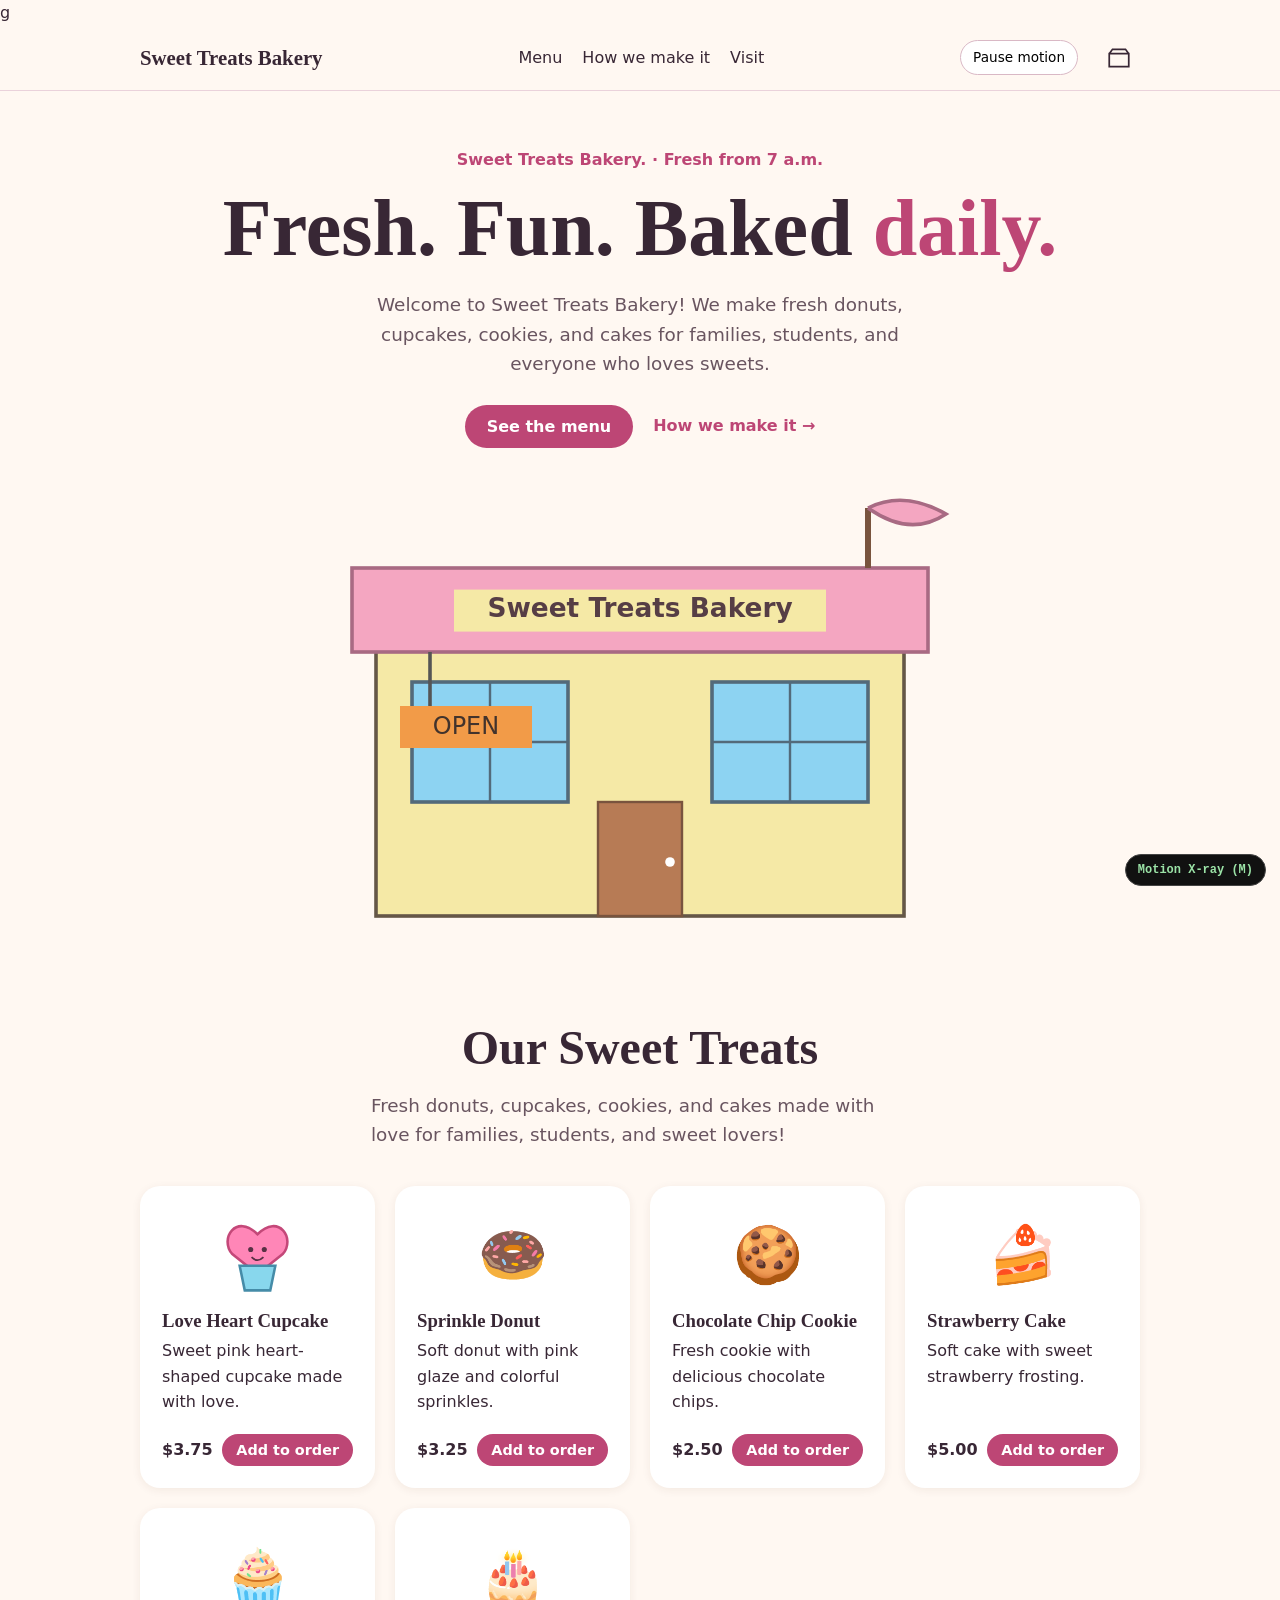
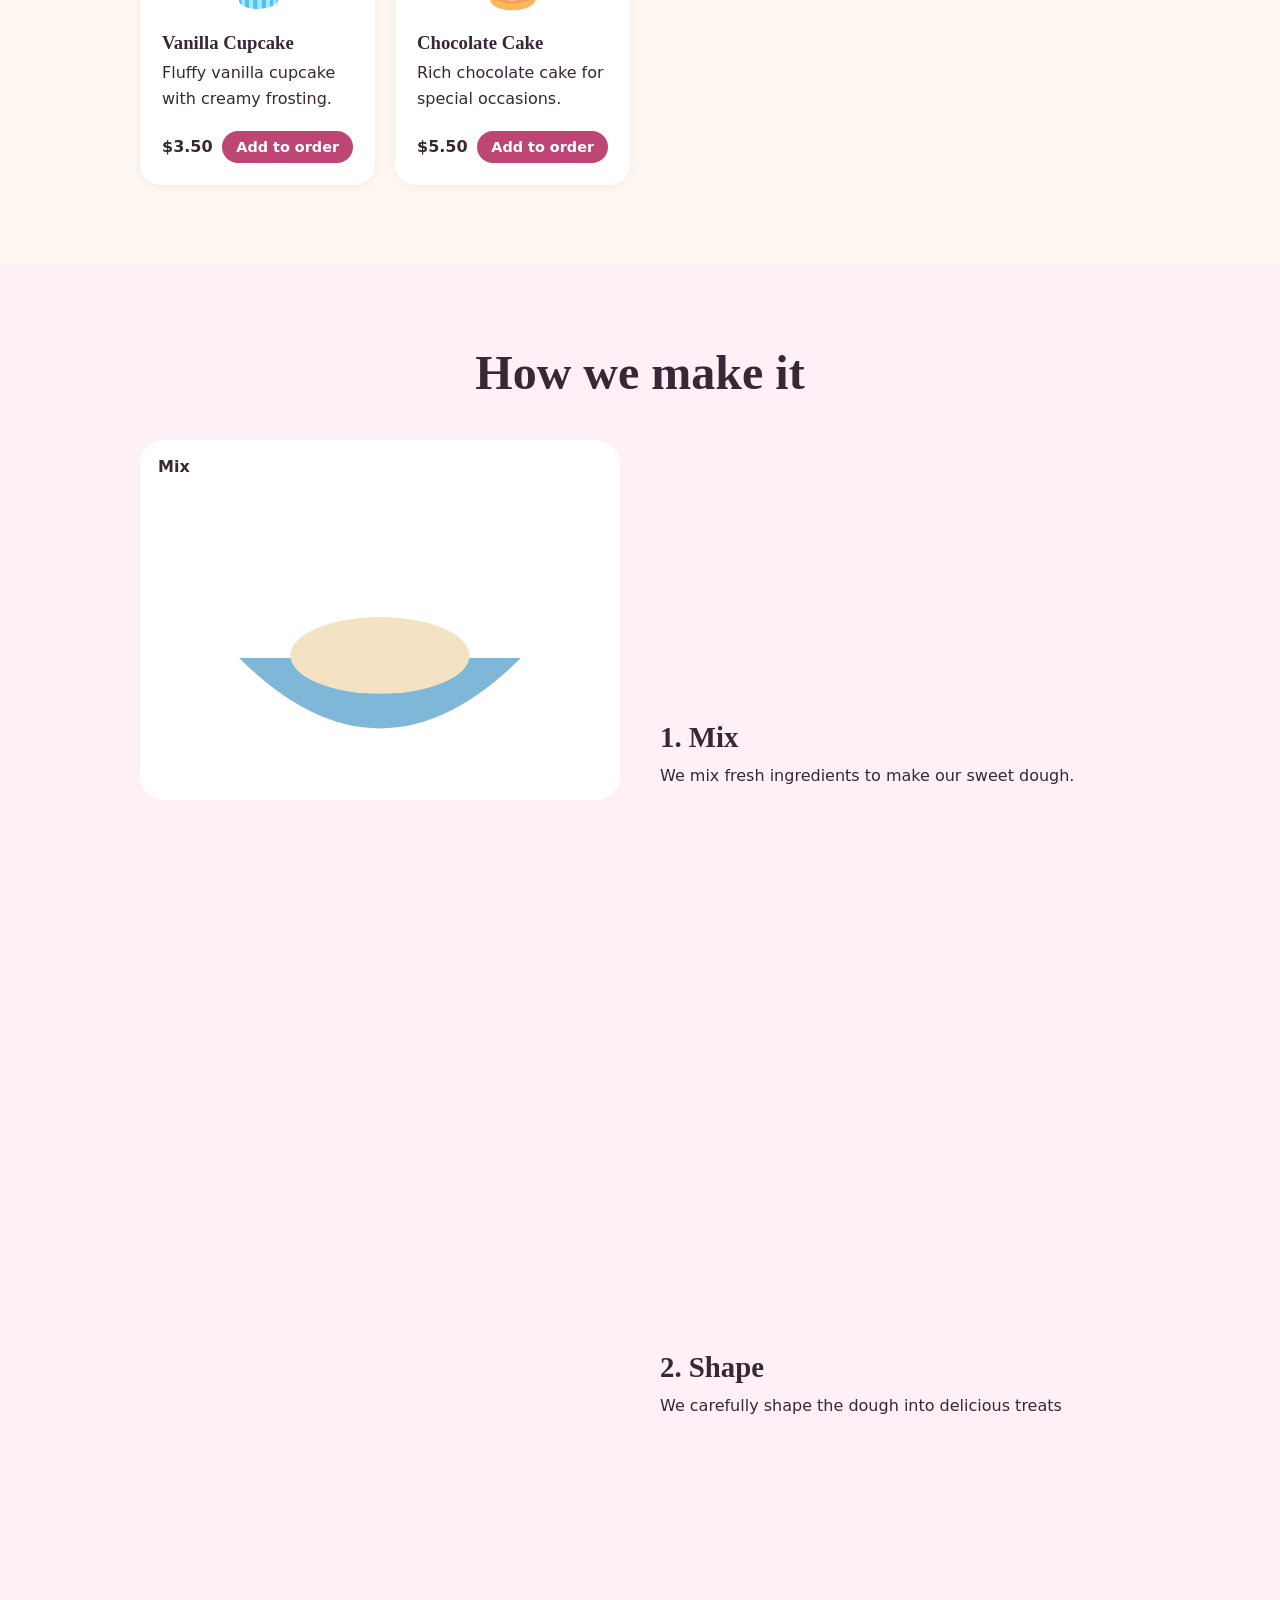
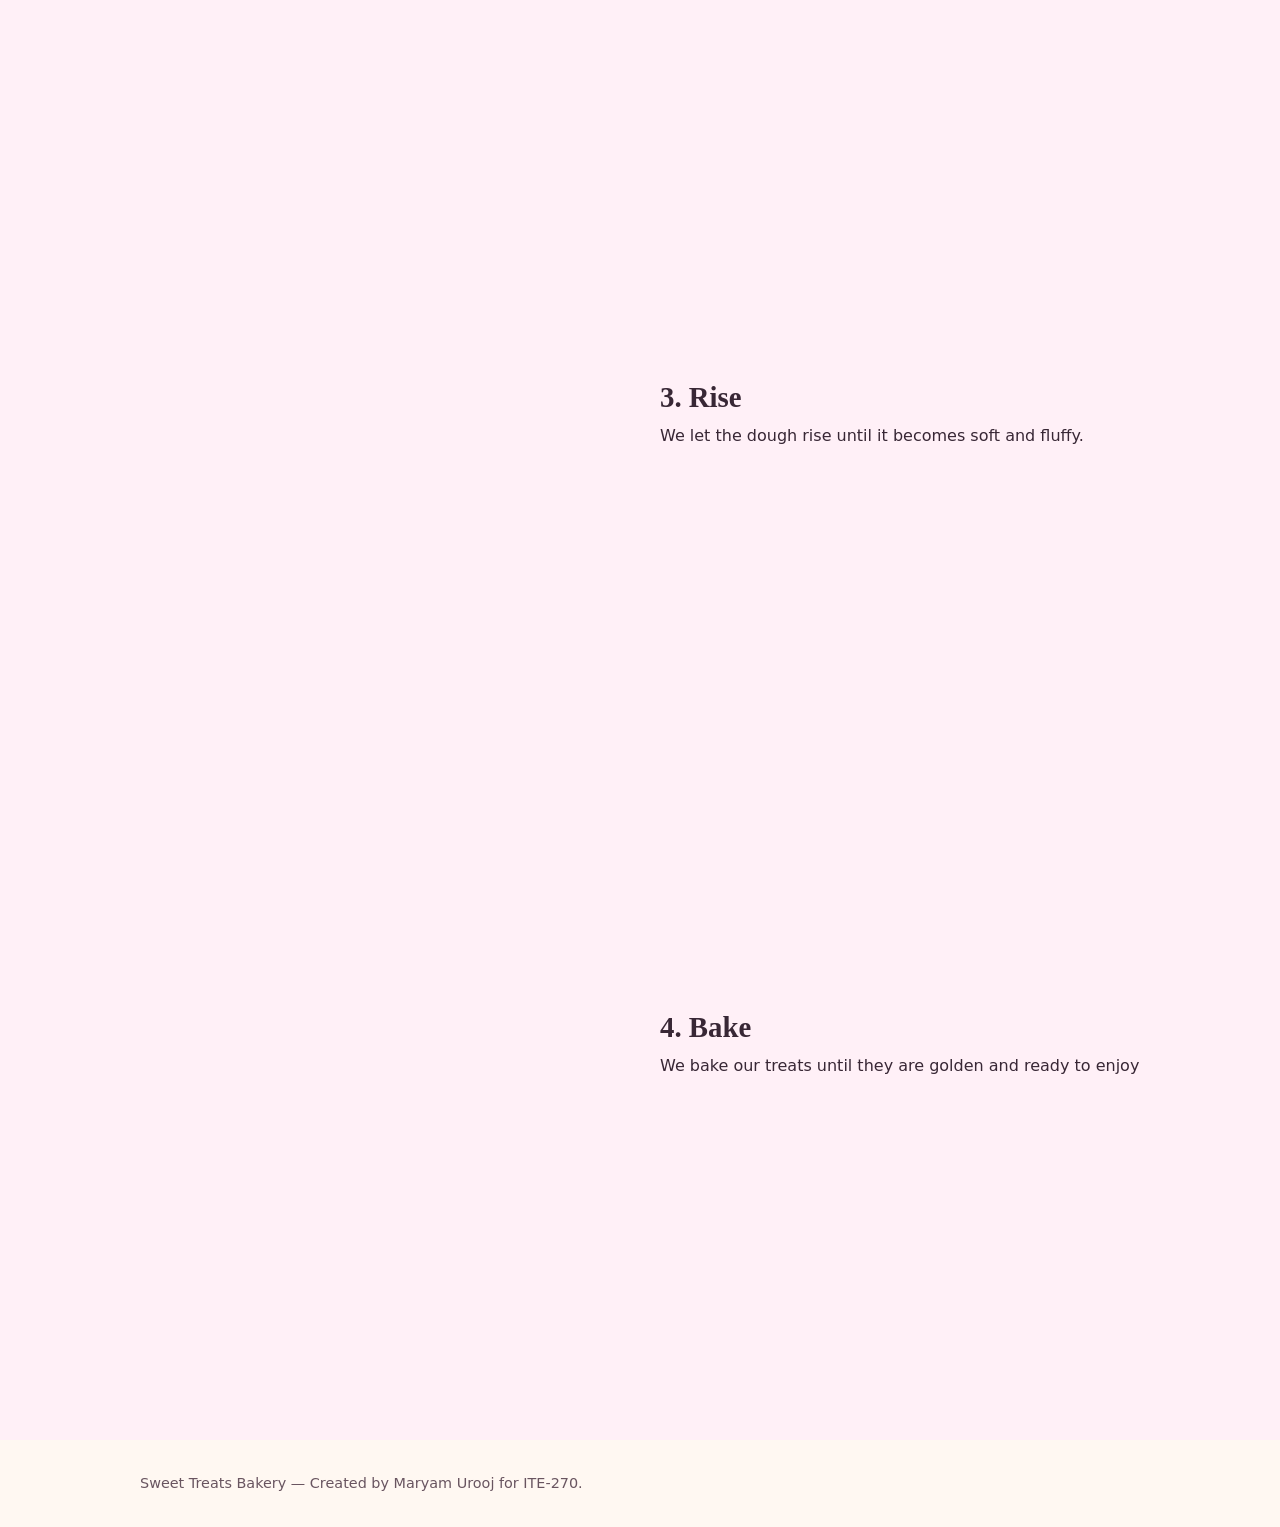
<file: index.html>
g<!doctype html>
<html lang="en">
<head>
  <meta charset="utf-8">
  <meta name="viewport" content="width=device-width, initial-scale=1">
  <!-- TODO: rename to your shop -->
  <title>Sweet Treats Bakery</title>
  <link rel="stylesheet" href="styles.css">
</head>
<body>
  <!-- ITE 270 · Module 5 · Bakery Motion Lab starter
       The layout and content are done. Your job is the MOTION.
       Work through STEP 0 to STEP 10 in the lesson. Each step has a matching
       "STEP" comment in styles.css or script.js. Press M to open the Motion X-ray. -->

  <nav class="nav" aria-label="Main">
    <div class="wrap">
      <a class="logo" href="#top">Sweet Treats Bakery</a>
      <ul>
        <li><a href="#menu">Menu</a></li>
        <li><a href="#story">How we make it</a></li>
        <li><a href="#visit">Visit</a></li>
      </ul>
      <!-- STEP 9: this button pauses every looping animation -->
      <button class="pill" id="pauseBtn" type="button" aria-pressed="false">Pause motion</button>
      <button class="cart" id="cart" type="button" aria-label="Your order">
        <svg viewBox="0 0 24 24" aria-hidden="true"><path d="M3 8h18v12H3zM3 8l3-4h12l3 4" fill="none" stroke="currentColor" stroke-width="1.6"/></svg>
        <span class="count" id="count" hidden>0</span>
      </button>
    </div>
  </nav>

  <main id="top">
    <!-- ===== HERO ===== -->
    <header class="hero">
      <div class="wrap">
        <p class="eyebrow">Sweet Treats Bakery. · Fresh from 7 a.m.</p>
        <!-- STEP 3: each word is a .w with its own --i number for the stagger -->
        <h1><span class="w" style="--i:0">Fresh.</span> <span class="w" style="--i:1">Fun.</span> <span class="w" style="--i:2">Baked</span> <span class="w accent" style="--i:3">daily.</span></h1>
        <p class="lede"><p class="lede">Welcome to Sweet Treats Bakery! We make fresh donuts, cupcakes, cookies, and cakes for families, students, and everyone who loves sweets.</p>
        <div class="ctas">
          <a class="btn" href="#menu">See the menu</a>
          <a class="link" href="#story">How we make it <span aria-hidden="true">→</span></a>
        </div>
      </div>

      <!-- STEP 4: animate at least two parts of this illustration.
           Ready-made hooks: .steam (3 puffs), .awning, .sign, .mascot.
           Add your own shapes and classes too. -->
      <svg class="shop" viewBox="0 0 600 380"
     role="img" aria-labelledby="shopTitle">
  <title id="shopTitle">Sweet Treats Bakery storefront</title>

  <!-- Yellow bakery building -->
  <rect x="80" y="115" width="440" height="245"
        fill="#F5E9A6" stroke="#655747" stroke-width="3"/>

  <!-- Pink rectangular roof -->
  <rect x="60" y="70" width="480" height="70"
        fill="#F4A6C1" stroke="#A86A83" stroke-width="3"/>

  <!-- Bakery name -->
  <rect x="145" y="88" width="310" height="35"
        fill="#F5E9A6"/>

  <text x="300" y="111" text-anchor="middle"
        font-size="22" font-weight="bold" fill="#563E45">
    Sweet Treats Bakery
  </text>

  <!-- Left blue window -->
  <!-- Moving heart-shaped cupcake -->
<rect x="110" y="165" width="130" height="100"
        fill="#8DD3F2" stroke="#536A7A" stroke-width="3"/>
  <path d="M175 165 V265 M110 215 H240"
        stroke="#536A7A" stroke-width="2"/>

  <!-- Right blue window -->
  <rect x="360" y="165" width="130" height="100"
        fill="#8DD3F2" stroke="#536A7A" stroke-width="3"/>
  <path d="M425 165 V265 M360 215 H490"
        stroke="#536A7A" stroke-width="2"/>

  <!-- Brown door -->
  <rect x="265" y="265" width="70" height="95"
        fill="#B77B55" stroke="#79543E" stroke-width="2"/>
  <circle cx="325" cy="315" r="4" fill="white"/>

  <!-- Swinging OPEN sign -->
  <g class="open-sign">
    <line x1="125" y1="140" x2="125" y2="185"
          stroke="#555" stroke-width="3"/>
    <rect x="100" y="185" width="110" height="35"
          fill="#F29B48"/>
    <text x="155" y="208" text-anchor="middle"
          font-size="20" fill="#42332C">
      OPEN
    </text>
  </g>

  <!-- Flag pole -->
  <line x1="490" y1="70" x2="490" y2="20"
        stroke="#79543E" stroke-width="5"/>

  <!-- Waving pink flag -->
  <g class="flag">
    <path d="M490 20 Q520 5 555 25 Q525 45 490 20"
          fill="#F4A6C1"
          stroke="#A86A83" stroke-width="3"/>
  </g>
</svg>
    </header>

    <!-- ===== MENU ===== -->
    
<section class="band" id="menu" aria-labelledby="menuTitle">
  <div class="wrap">
    <h2 id="menuTitle">Our Sweet Treats</h2>
    <p class="lede">
      Fresh donuts, cupcakes, cookies, and cakes made
      with love for families, students, and sweet lovers!
    </p>

    <div class="grid">

      <!-- Heart Cupcake -->
      <article class="card reveal" style="--i:0" data-name="Love Heart Cupcake">
        <div class="art" aria-hidden="true">
          <svg viewBox="0 0 100 100" width="85" height="85">
            <path d="M50 25 C25 0 5 30 20 48
                     L50 72 L80 48 C95 30 75 0 50 25Z"
                  fill="#ff86b7" stroke="#c44879"
                  stroke-width="3"/>
            <path d="M29 62 L71 62 L65 91 L35 91Z"
                  fill="#88d7ed" stroke="#458ca8"
                  stroke-width="3"/>
            <circle cx="42" cy="43" r="3" fill="#573144"/>
            <circle cx="58" cy="43" r="3" fill="#573144"/>
            <path d="M43 52 Q50 59 57 52"
                  fill="none" stroke="#573144"
                  stroke-width="2"/>
          </svg>
        </div>
        <h3>Love Heart Cupcake</h3>
        <p>Sweet pink heart-shaped cupcake made with love.</p>
        <div class="row">
          <span class="price">$3.75</span>
          <button class="btn small add" type="button">Add to order</button>
        </div>
      </article>

      <!-- Donut -->
      <article class="card reveal" style="--i:1" data-name="Sprinkle Donut">
        <div class="art" aria-hidden="true">🍩</div>
        <h3>Sprinkle Donut</h3>
        <p>Soft donut with pink glaze and colorful sprinkles.</p>
        <div class="row">
          <span class="price">$3.25</span>
          <button class="btn small add" type="button">Add to order</button>
        </div>
      </article>

      <!-- Cookie -->
      <article class="card reveal" style="--i:2" data-name="Chocolate Chip Cookie">
        <div class="art" aria-hidden="true">🍪</div>
        <h3>Chocolate Chip Cookie</h3>
        <p>Fresh cookie with delicious chocolate chips.</p>
        <div class="row">
          <span class="price">$2.50</span>
          <button class="btn small add" type="button">Add to order</button>
        </div>
      </article>

      <!-- Strawberry Cake -->
      <article class="card reveal" style="--i:3" data-name="Strawberry Cake">
        <div class="art" aria-hidden="true">🍰</div>
        <h3>Strawberry Cake</h3>
        <p>Soft cake with sweet strawberry frosting.</p>
        <div class="row">
          <span class="price">$5.00</span>
          <button class="btn small add" type="button">Add to order</button>
        </div>
      </article>

      <!-- Vanilla Cupcake -->
      <article class="card reveal" style="--i:4" data-name="Vanilla Cupcake">
        <div class="art" aria-hidden="true">🧁</div>
        <h3>Vanilla Cupcake</h3>
        <p>Fluffy vanilla cupcake with creamy frosting.</p>
        <div class="row">
          <span class="price">$3.50</span>
          <button class="btn small add" type="button">Add to order</button>
        </div>
      </article>

      <!-- Chocolate Cake -->
      <article class="card reveal" style="--i:5" data-name="Chocolate Cake">
        <div class="art" aria-hidden="true">🎂</div>
        <h3>Chocolate Cake</h3>
        <p>Rich chocolate cake for special occasions.</p>
        <div class="row">
          <span class="price">$5.50</span>
          <button class="btn small add" type="button">Add to order</button>
        </div>
      </article>

    </div>
  </div>
</section>


    <!-- ===== STEP 6: SCROLL STORY. Choose OPTION A or OPTION B and delete the other. ===== -->

    <!-- OPTION A: pinned picture + steps. An IntersectionObserver sets data-step on #stage. -->
    <section class="band tint" id="story" aria-labelledby="storyTitle">
      <div class="wrap">
        <h2 id="storyTitle">How we make it</h2>
        <div class="story">
          <div class="stage" id="stage" data-step="mix" aria-hidden="true">
            <svg viewBox="0 0 300 240">
              <path class="bowl" d="M40 150Q150 260 260 150Z" fill="#7fb7d8"/>
              <ellipse class="dough" cx="150" cy="148" rx="70" ry="30" fill="#f4e3c3"/>
            </svg>
            <p class="stage-label" id="stageLabel">Mix</p>
          </div>
          <div class="steps">
            <article class="step" data-step="mix"><h3>1. Mix</h3><p>We mix fresh ingredients to make our sweet dough.</p></article>
            <article class="step" data-step="shape"><h3>2. Shape</h3><p>We carefully shape the dough into delicious treats</p></article>
            <article class="step" data-step="rise"><h3>3. Rise</h3><p>We let the dough rise until it becomes soft and fluffy.</p></article>
            <article class="step" data-step="bake"><h3>4. Bake</h3><p>We bake our treats until they are golden and ready to enjoy</p></article>
          </div>
        </div>
      </div>
    </section>

    <!-- OPTION B: product zoom. Scroll progress writes --p (0 to 1) on #zoom. -->
    
  <footer class="foot"><div class="wrap"><p>Sweet Treats Bakery — Created by Maryam Urooj for ITE-270.</p></div></footer>

  <!-- STEP 7: announce what happened, for screen readers and everyone else -->
  <div class="toast" id="toast" role="status" aria-live="polite"></div>

  <script src="script.js"></script>
  <!-- Motion X-ray: press M. Remove this line before you publish if you like. -->
  <script src="motion-xray.js"></script>
</body>
</html>
</file>
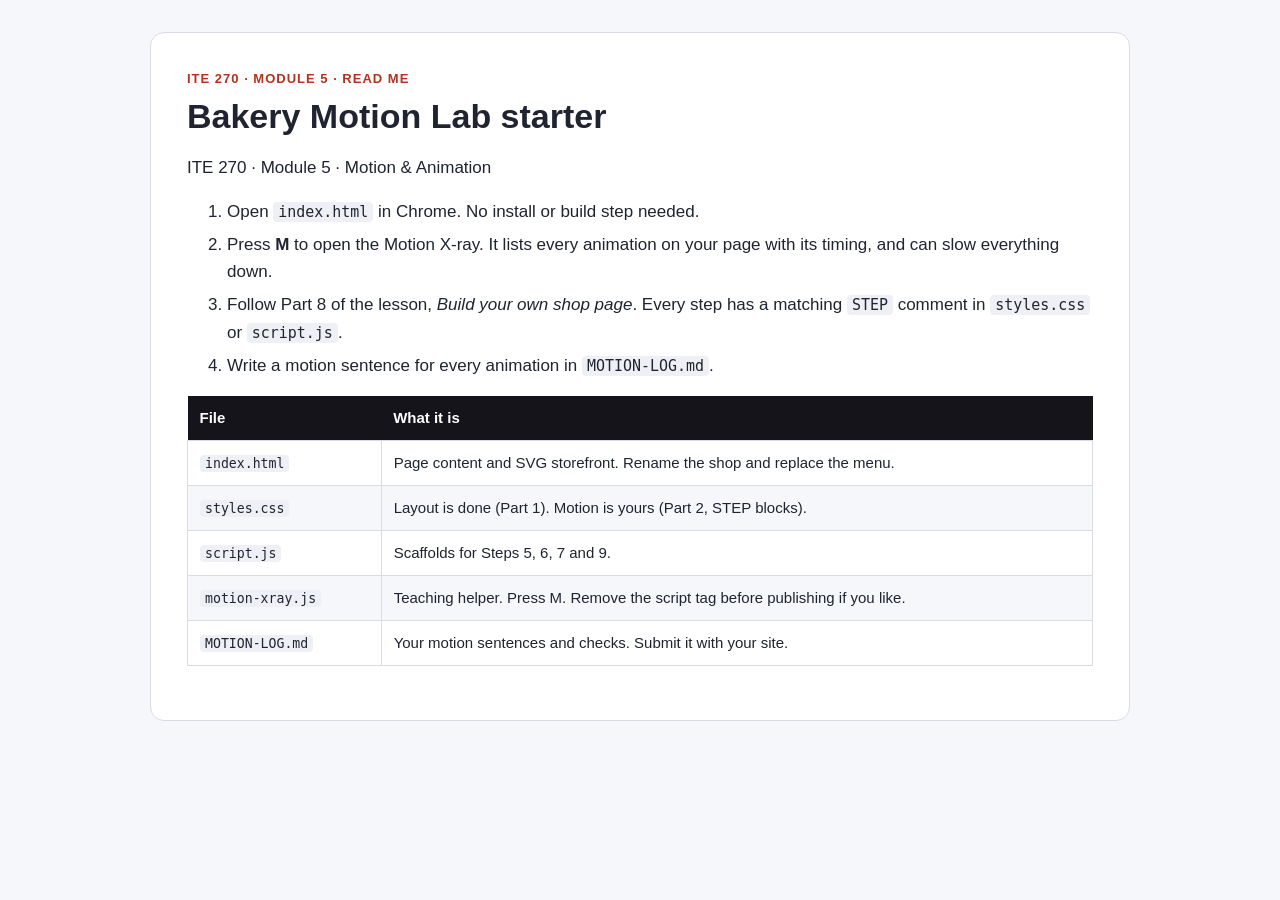
<file: README.html>
<!doctype html>
<html lang="en">
<head>
<meta charset="utf-8">
<meta name="viewport" content="width=device-width, initial-scale=1">
<title>Bakery Motion Lab starter</title>
<style>
:root{--bg:#f6f7fb;--sheet:#fff;--ink:#1f2430;--soft:#555c6b;--rule:#d9dce5;--accent:#b4321f;--link:#1f4fbf;--code:#eef0f6}
@media (prefers-color-scheme: dark){:root{--bg:#12141a;--sheet:#1a1d25;--ink:#e8eaf0;--soft:#a8afbf;--rule:#2d323e;--accent:#f07a6f;--link:#8fb0ff;--code:#252a35;color-scheme:dark}}
*{box-sizing:border-box}
body{margin:0;background:var(--bg);color:var(--ink);font:17px/1.6 -apple-system,BlinkMacSystemFont,"Segoe UI",Helvetica,Arial,sans-serif;padding:32px 16px}
main{max-width:980px;margin:0 auto;background:var(--sheet);border:1px solid var(--rule);border-radius:14px;padding:clamp(18px,4vw,36px)}
.kicker{font-size:13px;font-weight:700;letter-spacing:1px;text-transform:uppercase;color:var(--accent);margin:0 0 6px}
h1{font-size:clamp(26px,5vw,34px);line-height:1.2;margin:0 0 16px}
h2{font-size:22px;margin:30px 0 10px;padding-top:14px;border-top:2px solid var(--rule)}
a{color:var(--link)}
code{font-family:ui-monospace,Menlo,Consolas,monospace;font-size:.88em;background:var(--code);padding:1px 5px;border-radius:4px;overflow-wrap:anywhere}
.tw{overflow-x:auto;margin:0 0 18px}
table{border-collapse:collapse;width:100%;font-size:15px;min-width:560px}
th{background:#14141a;color:#fff;text-align:left;padding:10px 12px}
td{padding:10px 12px;border:1px solid var(--rule);vertical-align:top}
tr:nth-child(even) td{background:color-mix(in srgb,var(--code) 50%,transparent)}
li{margin:0 0 6px}
</style>
</head>
<body>
<main>
<p class="kicker">ITE 270 · Module 5 · Read me</p>
<h1>Bakery Motion Lab starter</h1>
<p>ITE 270 · Module 5 · Motion &amp; Animation</p>
<ol>
<li>Open <code>index.html</code> in Chrome. No install or build step needed.</li>
<li>Press <strong>M</strong> to open the Motion X-ray. It lists every animation on your page with its timing, and can slow everything down.</li>
<li>Follow Part 8 of the lesson, <em>Build your own shop page</em>. Every step has a matching <code>STEP</code> comment in <code>styles.css</code> or <code>script.js</code>.</li>
<li>Write a motion sentence for every animation in <code>MOTION-LOG.md</code>.</li>
</ol>
<div class="tw"><table>
<thead>
<tr>
<th>File</th>
<th>What it is</th>
</tr>
</thead>
<tbody>
<tr>
<td><code>index.html</code></td>
<td>Page content and SVG storefront. Rename the shop and replace the menu.</td>
</tr>
<tr>
<td><code>styles.css</code></td>
<td>Layout is done (Part 1). Motion is yours (Part 2, STEP blocks).</td>
</tr>
<tr>
<td><code>script.js</code></td>
<td>Scaffolds for Steps 5, 6, 7 and 9.</td>
</tr>
<tr>
<td><code>motion-xray.js</code></td>
<td>Teaching helper. Press M. Remove the script tag before publishing if you like.</td>
</tr>
<tr>
<td><code>MOTION-LOG.md</code></td>
<td>Your motion sentences and checks. Submit it with your site.</td>
</tr>
</tbody>
</table></div>
</main>
</body>
</html>
</file>
<file: styles.css>
/* Sweet Treats Bakery — ITE-270 Final Project */

/* STEP 1 — Motion tokens (R7) */
:root {
  --fast: 180ms;
  --med: 450ms;
  --slow: 780ms;

  --ease-out: cubic-bezier(.2, .8, .2, 1);
  --ease-in: cubic-bezier(.5, 0, .75, 0);
  --ease-spring: cubic-bezier(.34, 1.56, .64, 1);

  --cream: #fff8f2;
  --crust: #bd4675;
  --ink: #382735;
  --muted: #695560;
  --tint: #fff0f7;

  --font: "Trebuchet MS", "Segoe UI", system-ui, sans-serif;
  --display: Georgia, "Times New Roman", serif;
}

/* BASE LAYOUT */
* {
  box-sizing: border-box;
}

[hidden] {
  display: none !important;
}

html {
  scroll-behavior: smooth;
}

body {
  margin: 0;
  background: var(--cream);
  color: var(--ink);
  font: 16px/1.6 var(--font);
}

h1, h2, h3 {
  font-family: var(--display);
  line-height: 1.15;
  margin: 0;
}

p {
  margin: 0;
}

a {
  color: var(--crust);
}

:focus-visible {
  outline: 3px solid #9a3470;
  outline-offset: 3px;
  border-radius: 5px;
}

.wrap {
  max-width: 1040px;
  margin: 0 auto;
  padding-inline: 20px;
}

/* NAVIGATION */
.nav {
  position: sticky;
  top: 0;
  z-index: 10;
  background: rgba(255, 248, 242, .95);
  border-bottom: 1px solid #ead2db;
}

.nav .wrap {
  display: flex;
  align-items: center;
  gap: 20px;
  min-height: 64px;
}

.logo {
  font: 700 1.3rem var(--display);
  text-decoration: none;
  color: var(--ink);
}

.nav ul {
  display: flex;
  list-style: none;
  gap: 20px;
  margin: 0 auto;
  padding: 0;
}

.nav ul a {
  text-decoration: none;
  color: var(--ink);
}

.pill {
  font: inherit;
  font-size: .85rem;
  border: 1px solid #d9b8c5;
  background: white;
  border-radius: 999px;
  padding: 6px 12px;
  cursor: pointer;
}

.pill[aria-pressed="true"] {
  background: var(--ink);
  color: white;
}

.cart {
  position: relative;
  width: 42px;
  height: 42px;
  border: 0;
  background: transparent;
  color: var(--ink);
  cursor: pointer;
}

.cart svg {
  width: 26px;
  height: 26px;
}

.count {
  position: absolute;
  top: -2px;
  right: -2px;
  min-width: 19px;
  height: 19px;
  padding-inline: 4px;
  border-radius: 10px;
  background: var(--crust);
  color: white;
  display: grid;
  place-items: center;
  font: 700 11px var(--font);
}

/* HERO */
.hero {
  text-align: center;
  padding-top: 56px;
  overflow: hidden;
}

.eyebrow {
  color: var(--crust);
  font-weight: 700;
  margin-bottom: 10px;
}

h1 {
  font-size: clamp(2.6rem, 8vw, 5rem);
}

.accent {
  color: var(--crust);
}

.lede {
  font-size: 1.15rem;
  color: var(--muted);
  max-width: 46ch;
  margin: 16px auto 0;
}

.ctas {
  display: flex;
  justify-content: center;
  align-items: center;
  flex-wrap: wrap;
  gap: 20px;
  margin-top: 26px;
}

.btn {
  display: inline-block;
  font: 700 1rem var(--font);
  padding: 12px 22px;
  border: 0;
  border-radius: 999px;
  text-decoration: none;
  cursor: pointer;
  background: var(--crust);
  color: white;
}

.btn.small {
  font-size: .9rem;
  padding: 8px 14px;
}

.link {
  font-weight: 700;
  text-decoration: none;
}

.shop {
  display: block;
  width: min(720px, 100%);
  height: auto;
  margin: 36px auto 0;
  overflow: visible;
}

/* MENU */
.band {
  padding-block: 80px;
}

.band.tint {
  background: var(--tint);
}

.band h2 {
  font-size: clamp(2rem, 5vw, 3rem);
  text-align: center;
}

.grid {
  display: grid;
  grid-template-columns:
    repeat(auto-fill, minmax(230px, 1fr));
  gap: 20px;
  margin-top: 36px;
}

.card {
  background: white;
  padding: 22px;
  border-radius: 20px;
  display: flex;
  flex-direction: column;
  gap: 7px;
  box-shadow: 0 2px 10px #50301412;
}

.card .art {
  font-size: 3.5rem;
  text-align: center;
  min-height: 95px;
  display: grid;
  place-items: center;
}

.card .row {
  display: flex;
  justify-content: space-between;
  align-items: center;
  padding-top: 12px;
  margin-top: auto;
  gap: 8px;
}

.price {
  font-weight: 700;
}

/* SCROLL STORY LAYOUT */
.story {
  display: grid;
  grid-template-columns: 1fr 1fr;
  gap: 40px;
  margin-top: 40px;
  align-items: start;
}

.stage {
  position: sticky;
  top: 90px;
  height: 360px;
  border-radius: 24px;
  background: white;
  display: grid;
  place-items: center;
}

.stage svg {
  width: 80%;
  height: auto;
  overflow: visible;
}

.stage-label {
  position: absolute;
  top: 14px;
  left: 18px;
  font-weight: 700;
  text-transform: capitalize;
}

.step {
  min-height: 70vh;
  display: flex;
  flex-direction: column;
  justify-content: center;
  gap: 8px;
}

.step h3 {
  font-size: 1.8rem;
}

.foot {
  padding: 32px 0;
  color: var(--muted);
  font-size: .9rem;
}

/* STEP 2 — HOVER, FOCUS, PRESS (R1) */
.btn {
  transition: transform var(--fast) var(--ease-out);
}

.btn:hover,
.btn:focus-visible {
  transform: translateY(-2px);
}

.btn:active {
  transform: scale(.97);
}

.card {
  transition: transform var(--med) var(--ease-out);
}

.card:hover,
.card:focus-within {
  transform: translateY(-4px);
}

.card:active {
  transform: scale(.97);
}

.pill {
  transition: transform var(--fast) var(--ease-out);
}

.pill:hover,
.pill:focus-visible {
  transform: translateY(-2px);
}

.pill:active {
  transform: scale(.97);
}

/* STEP 3 — STAGGERED HEADLINE (R2) */
@keyframes rise-in {
  from {
    opacity: 0;
    transform: translateY(.6em);
  }
}

.hero .w {
  display: inline-block;
  animation: rise-in var(--slow) var(--ease-out) both;
  animation-delay: calc(var(--i) * 110ms + 100ms);
}

.hero .lede {
  animation: rise-in 380ms var(--ease-out) both;
  animation-delay: 810ms;
}

.hero .ctas {
  animation: rise-in 340ms var(--ease-out) both;
  animation-delay: 870ms;
}

/* STEP 4 — ANIMATED STOREFRONT (R3) */

/* Pink waving flag */
.flag {
  transform-box: fill-box;
  transform-origin: 0% 50%;
  animation: flag-wave 2s ease-in-out infinite alternate;
}

@keyframes flag-wave {
  from {
    transform: rotate(-5deg);
  }

  to {
    transform: rotate(5deg);
  }
}

/* Swinging OPEN sign */
.open-sign {
  transform-box: fill-box;
  transform-origin: 25% 0%;
  animation: sign-swing 2s ease-in-out infinite alternate;
}

@keyframes sign-swing {
  from {
    transform: rotate(-4deg);
  }

  to {
    transform: rotate(4deg);
  }
}

/* Moving heart-shaped cupcake */
.heart-cupcake {
  transform-box: fill-box;
  transform-origin: 50% 100%;
  animation: heart-bounce 2s ease-in-out infinite alternate;
}

@keyframes heart-bounce {
  from {
    transform: translateY(0);
  }

  to {
    transform: translateY(-6px);
  }
}

/* STEP 5 — MENU REVEAL (R4) */
.reveal {
  transition:
    opacity var(--med) var(--ease-out),
    transform var(--med) var(--ease-out);

  transition-delay: calc(var(--i, 0) * 100ms);
}

.reveal.pending {
  opacity: 0;
  transform: translateY(24px);
}

/* STEP 6 — DOUGH SCROLL STORY (R5) */

/* Default dough */
.stage .dough {
  transform-box: fill-box;
  transform-origin: 50% 100%;
  transform: scale(1);
  fill: #f4e3c3;

  transition:
    transform 900ms var(--ease-out),
    fill 900ms ease;
}

/* Mix — normal */
.stage[data-step="mix"] .dough {
  transform: scale(1);
  fill: #f4e3c3;
}

/* Shape — slightly flatter */
.stage[data-step="shape"] .dough {
  transform: scale(1.08, .92);
  fill: #f4e3c3;
}

/* Rise — clearly bigger */
.stage[data-step="rise"] .dough {
  transform: scale(1.5, 1.8);
  fill: #f4e3c3;
}

/* Bake — bigger and golden brown */
.stage[data-step="bake"] .dough {
  transform: scale(1.5, 1.8);
  fill: #c98a3c;
}

/* STEP 7 — ORDER CONFIRMATION (R6) */
.toast {
  position: fixed;
  left: 50%;
  bottom: 20px;
  z-index: 20;
  padding: 10px 18px;
  border-radius: 999px;
  color: white;
  background: var(--ink);

  opacity: 0;
  pointer-events: none;
  transform: translate(-50%, 20px);

  transition:
    opacity var(--med) var(--ease-out),
    transform var(--med) var(--ease-out);
}

.toast.show {
  opacity: 1;
  transform: translate(-50%, 0);
}

/* STEP 9 — PAUSE MOTION (R8) */
html.paused *,
html.paused *::before,
html.paused *::after {
  animation-play-state: paused !important;
}

/* REDUCED MOTION — ACCESSIBILITY (R8) */
@media (prefers-reduced-motion: reduce) {
  html {
    scroll-behavior: auto;
  }

  .hero .w,
  .hero .lede,
  .hero .ctas,
  .flag,
  .open-sign,
  .heart-cupcake {
    animation: none !important;
    opacity: 1 !important;
  }

  .reveal,
  .reveal.pending {
    opacity: 1 !important;
    transform: none !important;
    transition: none !important;
  }

  .stage .dough,
  .btn,
  .card,
  .pill,
  .toast {
    transition: none !important;
  }

  .toast.show {
    opacity: 1;
  }
}

/* RESPONSIVE LAYOUT */
@media (max-width: 720px) {
  .story {
    grid-template-columns: 1fr;
    gap: 8px;
  }

  .stage {
    top: 65px;
    height: 35vh;
    z-index: 2;
  }

  .step {
    min-height: 40vh;
  }

  .nav ul {
    display: none;
  }

  .pill {
    margin-left: auto;
  }
}
</file>
